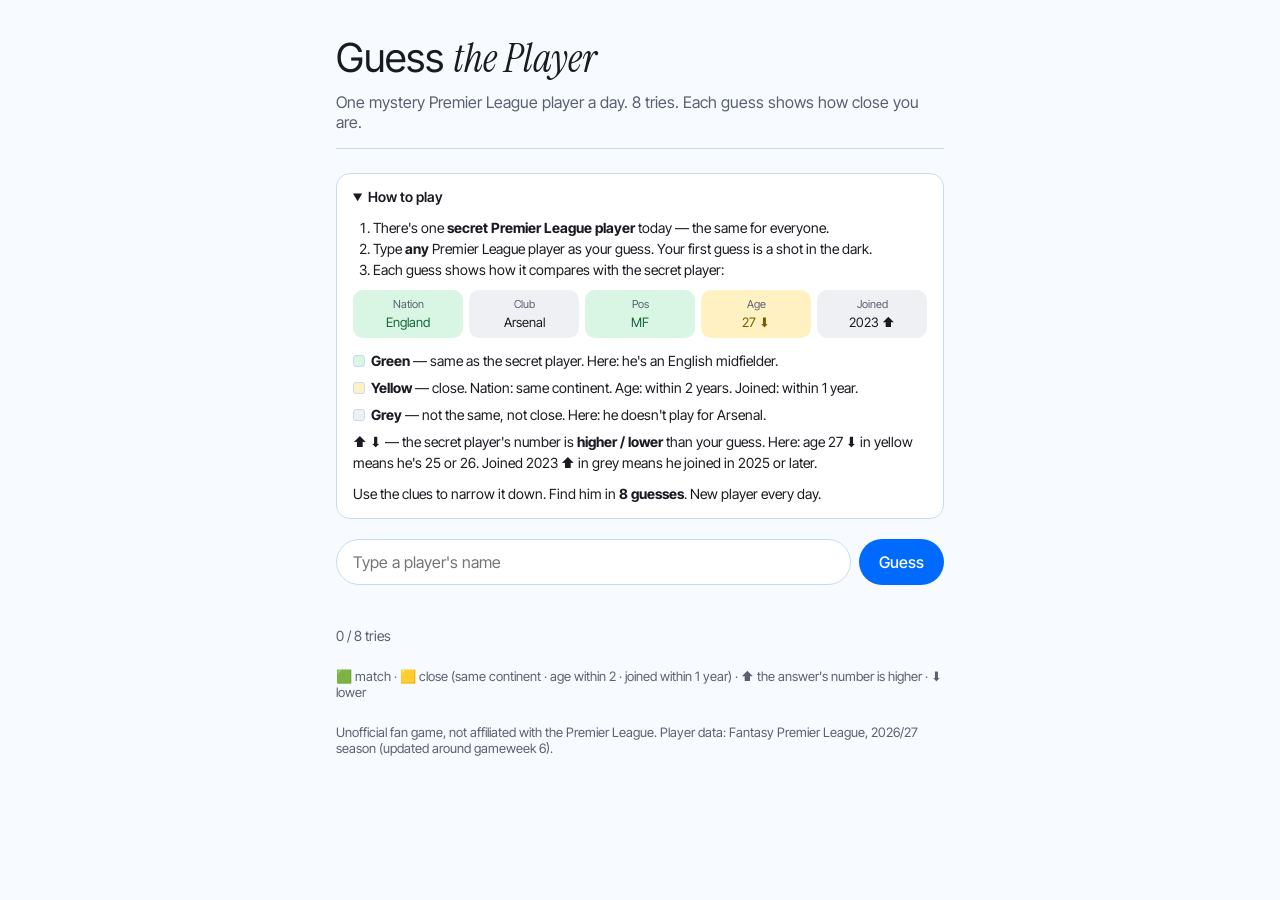
<file: index.html>
<!doctype html>
<html lang="en">
<head>
<meta charset="utf-8">
<meta name="viewport" content="width=device-width, initial-scale=1">
<title>Guess the Player</title>
<link rel="icon" href="data:image/svg+xml,<svg xmlns='http://www.w3.org/2000/svg' viewBox='0 0 100 100'><text y='.9em' font-size='90'>⚽</text></svg>">
<link rel="preconnect" href="https://fonts.googleapis.com">
<link rel="preconnect" href="https://fonts.gstatic.com" crossorigin>
<link href="https://fonts.googleapis.com/css2?family=Inter+Tight:wght@400;500;600&family=Instrument+Serif:ital@1&display=swap" rel="stylesheet">
<link rel="stylesheet" href="style.css">
</head>
<body>
<main>
  <h1>Guess <em>the Player</em></h1>
  <p class="intro">One mystery Premier League player a day. 8 tries. Each guess shows how close you are.</p>

  <details id="how-to" class="how-to">
    <summary>How to play</summary>
    <ol>
      <li>There's one <strong>secret Premier League player</strong> today — the same for everyone.</li>
      <li>Type <strong>any</strong> Premier League player as your guess. Your first guess is a shot in the dark.</li>
      <li>Each guess shows how it compares with the secret player:</li>
    </ol>
    <div class="example">
      <div class="tile match"><small>Nation</small>England</div>
      <div class="tile"><small>Club</small>Arsenal</div>
      <div class="tile match"><small>Pos</small>MF</div>
      <div class="tile close"><small>Age</small>27 ⬇️</div>
      <div class="tile"><small>Joined</small>2023 ⬆️</div>
    </div>
    <ul class="key">
      <li><span class="dot match"></span><strong>Green</strong> — same as the secret player. Here: he's an English midfielder.</li>
      <li><span class="dot close"></span><strong>Yellow</strong> — close. Nation: same continent. Age: within 2 years. Joined: within 1 year.</li>
      <li><span class="dot"></span><strong>Grey</strong> — not the same, not close. Here: he doesn't play for Arsenal.</li>
      <li>⬆️ ⬇️ — the secret player's number is <strong>higher / lower</strong> than your guess. Here: age 27 ⬇️ in yellow means he's 25 or 26. Joined 2023 ⬆️ in grey means he joined in 2025 or later.</li>
    </ul>
    <p>Use the clues to narrow it down. Find him in <strong>8 guesses</strong>. New player every day.</p>
  </details>

  <form id="guess-form" autocomplete="off">
    <input id="guess-input" list="player-list" placeholder="Type a player's name" aria-label="Player name">
    <datalist id="player-list"></datalist>
    <button type="submit">Guess</button>
  </form>

  <p id="message" class="message" role="status"></p>
  <p id="tries" class="tries"></p>

  <div id="board" class="board"></div>

  <p class="legend">🟩 match · 🟨 close (same continent · age within 2 · joined within 1 year) · ⬆️ the answer's number is higher · ⬇️ lower</p>
  <p class="legend">Unofficial fan game, not affiliated with the Premier League. Player data: Fantasy Premier League, 2026/27 season (updated around gameweek 6).</p>
</main>
<script src="players.js"></script>
<script src="game.js"></script>
</body>
</html>
</file>
<file: style.css>
:root {
  --accent: #006aff;
  --ink: #1a1b22;
  --muted: #5b6070;
  --border: #c5dcf0;
  --bg: #f7fbff;
  --card: #ffffff;
  --green: #d9f5e3;
  --green-ink: #13693a;
  --yellow: #fff1c2;
  --yellow-ink: #7a5a00;
  --grey: #eef0f4;
}

* { box-sizing: border-box; }

body {
  margin: 0;
  background: var(--bg);
  color: var(--ink);
  font-family: "Inter Tight", system-ui, sans-serif;
}

main {
  max-width: 640px;
  margin: 0 auto;
  padding: 32px 16px 48px;
}

h1 {
  font-weight: 400;
  font-size: 40px;
  margin: 0 0 8px;
}
h1 em {
  font-family: "Instrument Serif", serif;
  font-style: italic;
}

.intro {
  color: var(--muted);
  margin: 0 0 24px;
  padding-bottom: 16px;
  border-bottom: 1px solid var(--border);
}

form {
  display: flex;
  gap: 8px;
}
input {
  flex: 1;
  min-width: 0;
  font: inherit;
  font-size: 16px;
  padding: 12px 16px;
  border: 1px solid var(--border);
  border-radius: 999px;
  background: var(--card);
}
input:focus { outline: 2px solid var(--accent); outline-offset: 1px; }
button {
  font: inherit;
  font-weight: 500;
  padding: 12px 20px;
  border: 0;
  border-radius: 999px;
  background: var(--accent);
  color: #fff;
  cursor: pointer;
}
button:disabled, input:disabled { opacity: 0.5; cursor: default; }

.message { min-height: 1.4em; margin: 16px 0 4px; font-weight: 500; }
.tries { color: var(--muted); margin: 0 0 16px; font-size: 14px; }
.message a { color: var(--accent); }

.guess {
  background: var(--card);
  border: 1px solid var(--border);
  border-radius: 14px;
  padding: 12px;
  margin-bottom: 10px;
}
.guess-name { font-weight: 600; margin-bottom: 8px; }

.tiles {
  display: grid;
  grid-template-columns: repeat(5, 1fr);
  gap: 6px;
}
.tile {
  border-radius: 10px;
  padding: 8px 4px;
  text-align: center;
  background: var(--grey);
  font-size: 13px;
  line-height: 1.25;
  overflow-wrap: anywhere;
}
.tile small {
  display: block;
  font-size: 11px;
  color: var(--muted);
  margin-bottom: 2px;
}
.tile.match { background: var(--green); color: var(--green-ink); }
.tile.close { background: var(--yellow); color: var(--yellow-ink); }

.legend { color: var(--muted); font-size: 13px; margin-top: 24px; }

/* How to play */
.how-to {
  background: var(--card);
  border: 1px solid var(--border);
  border-radius: 14px;
  padding: 12px 16px;
  margin-bottom: 20px;
  font-size: 14px;
  line-height: 1.5;
}
.how-to summary { font-weight: 600; cursor: pointer; }
.how-to ol, .how-to ul { padding-left: 20px; margin: 10px 0; }
.how-to ul.key { list-style: none; padding-left: 0; }
.how-to ul.key li { margin-bottom: 6px; }
.how-to p { margin: 10px 0 2px; }
.example {
  display: grid;
  grid-template-columns: repeat(5, 1fr);
  gap: 6px;
  margin: 10px 0 12px;
}
.dot {
  display: inline-block;
  width: 12px; height: 12px;
  border-radius: 3px;
  background: var(--grey);
  border: 1px solid var(--border);
  margin-right: 6px;
  vertical-align: -1px;
}
.dot.match { background: var(--green); }
.dot.close { background: var(--yellow); }
</file>
